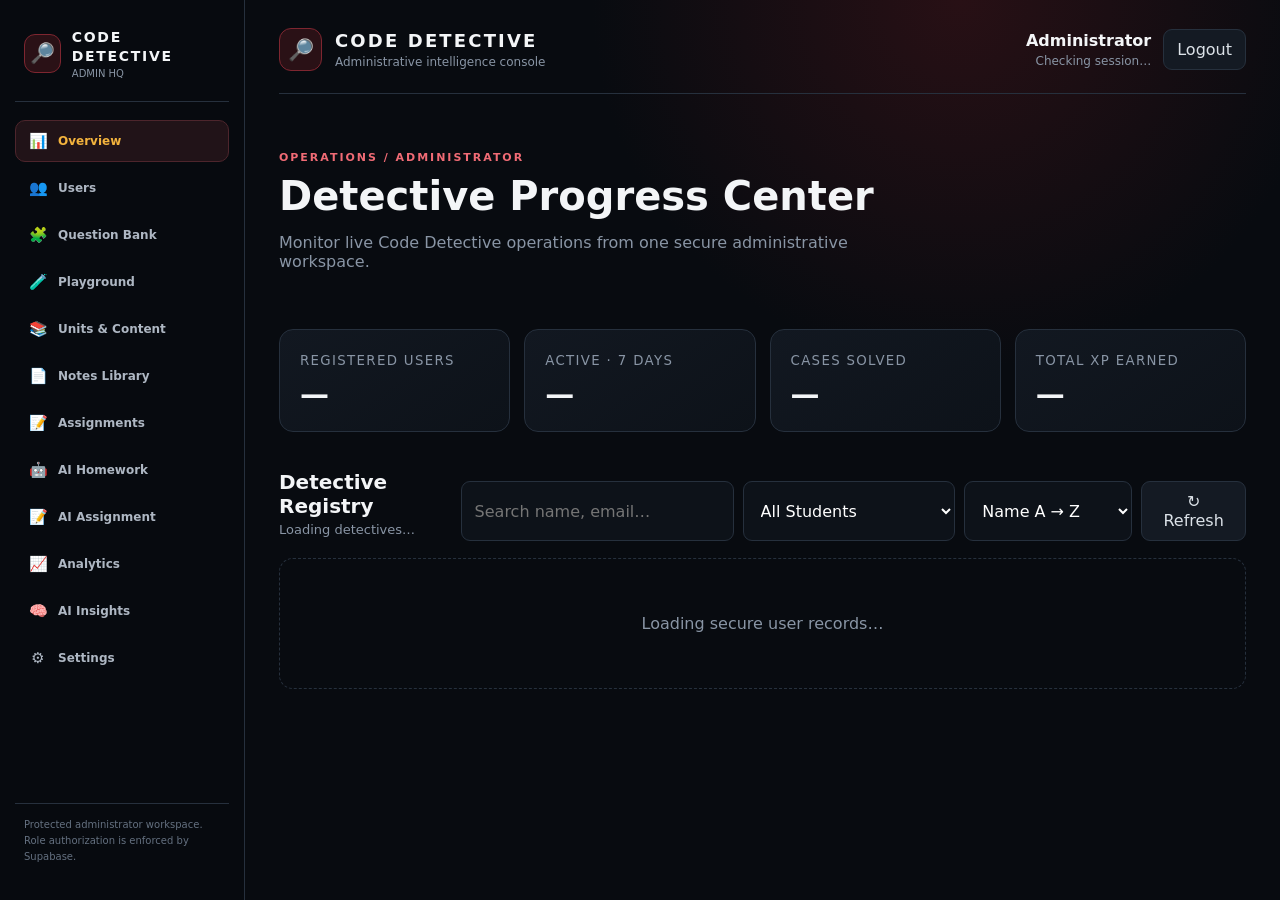
<file: admin.html>
<!doctype html>
<html lang="en">
<head>
<meta charset="UTF-8">
<meta name="viewport" content="width=device-width,initial-scale=1">
<title>Code Detective · Admin Dashboard</title>
<style>
:root{--bg:#080b10;--panel:#10151d;--panel2:#151c26;--line:#26303d;--text:#f3f5f7;--muted:#8995a5;--red:#e63946;--amber:#f3b33d;--green:#39d98a}
*{box-sizing:border-box}
html{scroll-behavior:smooth}
body{margin:0;background:radial-gradient(circle at 75% 0,#281015 0,transparent 28%),var(--bg);color:var(--text);font-family:Inter,ui-sans-serif,system-ui,-apple-system,Segoe UI,sans-serif}
body[data-theme="light"]{--bg:#f5f7fb;--panel:#fff;--panel2:#eef2f7;--line:#d8e2ee;--text:#142033;--muted:#64748b;--red:#ef4444;--amber:#f59e0b;--green:#10b981;background:radial-gradient(circle at 75% 0,#ffe8e0 0,transparent 28%),var(--bg)}
button,input,textarea,select{font:inherit}
.admin-layout{min-height:100vh;display:grid;grid-template-columns:245px minmax(0,1fr)}
.sidebar{position:sticky;top:0;height:100vh;padding:22px 15px;border-right:1px solid var(--line);background:rgba(8,11,16,.92);backdrop-filter:blur(14px);display:flex;flex-direction:column;z-index:10}
.side-brand{display:flex;align-items:center;gap:11px;padding:5px 9px 22px;border-bottom:1px solid var(--line)}
.side-mark{width:39px;height:39px;border:1px solid #7e2630;background:#2a1116;display:grid;place-items:center;border-radius:11px;font-size:20px}
.side-brand strong{font-size:14px;letter-spacing:.12em}.side-brand span{display:block;margin-top:3px;color:var(--muted);font-size:10px}
.side-nav{display:grid;gap:5px;padding-top:18px}
.side-nav button{width:100%;display:flex;align-items:center;gap:10px;text-align:left;border:1px solid transparent;border-radius:10px;padding:11px 12px;color:#aeb7c3;background:transparent;cursor:pointer;font-weight:700;font-size:12px}
.side-nav button:hover{background:#141a23;color:#fff}
.side-nav button.active{background:#211318;color:#f3b33d;border-color:#4d252c}
.side-nav .nav-icon{width:20px;text-align:center;font-size:15px}
.side-footer{margin-top:auto;padding:13px 9px;color:#647080;font-size:10px;line-height:1.6;border-top:1px solid var(--line)}
.shell{width:100%;max-width:none;margin:0;padding:28px 34px 60px;min-width:0}
.topbar{display:flex;justify-content:space-between;align-items:center;border-bottom:1px solid var(--line);padding-bottom:22px}
.brand{display:flex;align-items:center;gap:13px}.brand-mark{width:43px;height:43px;border:1px solid #7e2630;background:#2a1116;display:grid;place-items:center;border-radius:12px;font-size:21px}.brand h1{font-size:18px;letter-spacing:.12em;margin:0}.brand p,.admin-id p{margin:4px 0 0;color:var(--muted);font-size:12px}.admin-id{display:flex;gap:12px;align-items:center;text-align:right}.admin-id button,.ghost{background:#141a23;color:#dce2e8;border:1px solid var(--line);border-radius:9px;padding:10px 13px;cursor:pointer}
.hero{padding:52px 0 30px}.eyebrow{color:#f06b75;font-size:11px;font-weight:800;letter-spacing:.18em}.hero h2{font-size:40px;line-height:1.05;margin:10px 0}.hero p{color:var(--muted);max-width:650px}
.stats{display:grid;grid-template-columns:repeat(4,1fr);gap:14px;margin:12px 0 38px}.stat{background:linear-gradient(145deg,#121821,#0d1219);border:1px solid var(--line);border-radius:14px;padding:20px}.stat small{color:var(--muted);text-transform:uppercase;letter-spacing:.1em}.stat strong{display:block;font-size:29px;margin-top:8px}
.section-head{display:flex;justify-content:space-between;gap:20px;align-items:end;margin-bottom:17px}.section-head h3{font-size:20px;margin:0}.section-head p{margin:4px 0;color:var(--muted);font-size:13px}.tools{display:flex;gap:9px}.search{width:280px;background:#0d1219;border:1px solid var(--line);border-radius:9px;padding:10px 13px;color:white;outline:none}
.user-grid{display:grid;grid-template-columns:repeat(3,minmax(0,1fr));gap:14px}.user-card{text-align:left;color:inherit;background:linear-gradient(150deg,#121821,#0c1117);border:1px solid var(--line);border-radius:15px;padding:19px;cursor:pointer;transition:.18s}.user-card:hover{transform:translateY(-2px);border-color:#70414a;box-shadow:0 14px 35px #0007}.user-card.active-user{border-color:rgba(57,217,138,.5);background:linear-gradient(150deg,#0d2117,#0c1117)}.user-card.active-user:hover{border-color:rgba(57,217,138,.8);box-shadow:0 14px 35px rgba(57,217,138,.15)}.card-top{display:flex;align-items:center;gap:12px}.avatar{width:47px;height:47px;border-radius:12px;background:#211318;border:1px solid #5b2a31;display:grid;place-items:center;font-size:22px}.identity{min-width:0;flex:1}.identity h3{margin:0;font-size:16px}.identity p{margin:4px 0 0;color:var(--muted);white-space:nowrap;overflow:hidden;text-overflow:ellipsis;font-size:12px}.rank{font-size:10px;color:#efb2b7;border:1px solid #603039;background:#26161a;padding:5px 7px;border-radius:99px}.progress-line{display:flex;justify-content:space-between;color:var(--muted);font-size:12px;margin-top:22px}.progress-line strong{color:#e9edf2}.bar{height:6px;background:#242b34;border-radius:99px;overflow:hidden;margin:8px 0 17px}.bar i{height:100%;display:block;background:linear-gradient(90deg,#9e2531,#e63946);border-radius:99px}.card-metrics{display:flex;justify-content:space-between;border-top:1px solid #202833;padding-top:14px;color:var(--muted);font-size:10px}.card-metrics b{color:#fff;font-size:12px}.last-seen{margin-top:14px;color:#657080;font-size:10px}.status-badge{display:inline-flex;align-items:center;gap:5px;padding:3px 8px;border-radius:999px;font-size:9px;font-weight:800;text-transform:uppercase;letter-spacing:.08em}.status-badge.active{background:rgba(57,217,138,.15);color:#39d98a;border:1px solid rgba(57,217,138,.3)}.status-badge.inactive{background:rgba(137,149,165,.15);color:#8995a5;border:1px solid rgba(137,149,165,.3)}
.loading,.empty{grid-column:1/-1;text-align:center;padding:55px;color:var(--muted);border:1px dashed var(--line);border-radius:14px}.error,.case-error{color:#ff858e}
.overlay{position:fixed;inset:0;background:#000b;opacity:0;visibility:hidden;transition:.2s;z-index:20}.overlay.show{opacity:1;visibility:visible}.drawer{position:fixed;right:0;top:0;height:100vh;width:min(610px,94vw);background:#0d1218;border-left:1px solid var(--line);z-index:21;transform:translateX(100%);transition:.25s;overflow:auto}.drawer.open{transform:none}.drawer-head{position:sticky;top:0;background:#0d1218ed;backdrop-filter:blur(12px);display:flex;justify-content:space-between;padding:24px;border-bottom:1px solid var(--line);z-index:2}.profile-head{display:flex;gap:14px;align-items:center}.profile-head .avatar{width:54px;height:54px}.profile-head h2{margin:0;font-size:21px}.profile-head p{margin:5px 0 0;color:var(--muted);font-size:12px}.x{background:none;border:1px solid var(--line);color:white;width:38px;height:38px;border-radius:9px;cursor:pointer}.drawer-body{padding:25px}.detail-section{margin-bottom:30px}.detail-section h4{font-size:11px;color:#f06b75;letter-spacing:.16em;text-transform:uppercase;margin:0 0 12px}.detail-row{display:flex;justify-content:space-between;gap:25px;padding:12px 0;border-bottom:1px solid #1d2530;font-size:12px}.detail-row span{color:var(--muted)}.detail-row strong{text-align:right;overflow-wrap:anywhere}.case-row{display:flex;align-items:center;justify-content:space-between;padding:13px;border:1px solid #202936;background:#111821;border-radius:10px;margin-bottom:8px}.case-row>div{display:flex;gap:10px;align-items:center}.case-row small{display:block;color:var(--muted);margin-top:3px}.case-row b{font-size:11px;color:var(--green)}.case-icon{width:28px;height:28px;border-radius:50%;background:#133024;color:var(--green);display:grid;place-items:center}.small{padding:25px}.denied{min-height:100vh;display:grid;place-items:center;text-align:center;padding:30px}.denied>div{max-width:500px}.denied span{font-size:50px}.denied h1{font-size:30px}.denied p{color:var(--muted)}.denied a{display:inline-block;margin-top:12px;color:white;background:#9e2531;padding:11px 16px;border-radius:9px;text-decoration:none}
.admin-page-panel{margin-top:22px}.admin-catalog-grid{display:grid;grid-template-columns:repeat(2,minmax(0,1fr));gap:14px}.admin-catalog-card{background:linear-gradient(145deg,#121821,#0d1219);border:1px solid var(--line);border-radius:14px;padding:17px}.admin-catalog-card h3{margin:0 0 6px;font-size:16px}.admin-catalog-card p{margin:0;color:var(--muted);font-size:12px;line-height:1.6}.admin-table-wrap{overflow:auto;border:1px solid var(--line);border-radius:14px}.admin-table{width:100%;border-collapse:collapse;min-width:680px}.admin-table th,.admin-table td{padding:12px 13px;border-bottom:1px solid #202833;text-align:left;font-size:12px;vertical-align:top}.admin-table th{color:#aeb7c3;text-transform:uppercase;letter-spacing:.08em;font-size:10px;background:#111720}.admin-table td{color:#e7ebef}.admin-table tr:last-child td{border-bottom:0}.admin-pill{display:inline-flex;padding:4px 7px;border-radius:999px;background:#26161a;border:1px solid #603039;color:#efb2b7;font-size:10px;font-weight:800}.analytics-chart{display:grid;gap:8px}.analytics-row{display:grid;grid-template-columns:95px 1fr 50px;gap:10px;align-items:center;font-size:11px}.analytics-row .track{height:7px;background:#242b34;border-radius:99px;overflow:hidden}.analytics-row .track i{height:100%;display:block;background:linear-gradient(90deg,#9e2531,#f3b33d)}.settings-list{display:grid;gap:10px}.settings-item{display:flex;justify-content:space-between;gap:20px;align-items:center;border:1px solid var(--line);border-radius:12px;padding:14px;background:#111720}.settings-item strong{display:block;font-size:13px}.settings-item span{display:block;color:var(--muted);font-size:11px;margin-top:4px}.settings-item button{background:#141a23;color:#fff;border:1px solid var(--line);border-radius:8px;padding:8px 11px;cursor:pointer}.settings-item button:hover{border-color:#f3b33d;color:#f3b33d}
@media(max-width:1100px){.admin-layout{grid-template-columns:205px minmax(0,1fr)}.user-grid{grid-template-columns:repeat(2,1fr)}.stats{grid-template-columns:repeat(2,1fr)}}
@media(max-width:800px){.admin-layout{display:block}.sidebar{position:sticky;height:auto;padding:10px 12px;border-right:0;border-bottom:1px solid var(--line)}.side-brand{padding:3px 6px 10px;border-bottom:0}.side-nav{display:flex;overflow:auto;padding:7px 0 0;gap:5px}.side-nav button{width:auto;white-space:nowrap}.side-footer{display:none}.shell{padding:20px 16px 50px}.admin-catalog-grid{grid-template-columns:1fr}}
@media(max-width:650px){.user-grid{grid-template-columns:1fr}.hero h2{font-size:31px}.section-head{align-items:stretch;flex-direction:column}.tools,.search{width:100%}.stats{gap:9px}.stat{padding:15px}.admin-id>div{display:none}.card-metrics{gap:8px}.analytics-row{grid-template-columns:70px 1fr 35px}}
<style>

/* =========================================================
   ADMIN FORM SELECT / DIFFICULTY DROPDOWN FIX
   Keeps Easy / Medium / Hard readable in the native dropdown.
   ========================================================= */
.admin-form select,
.ai-generator select,
select[id$="-difficulty"],
select[id="broadcast-priority"],
select[id="broadcast-target"],
select[id="assignment-target"] {
  color: var(--text) !important;
  background-color: #10151d !important;
  border: 1px solid var(--line) !important;
  color-scheme: dark !important;
  appearance: auto;
  -webkit-appearance: auto;
}

.admin-form select option,
.ai-generator select option,
select[id$="-difficulty"] option,
select[id="broadcast-priority"] option,
select[id="broadcast-target"] option,
select[id="assignment-target"] option {
  background: #10151d !important;
  color: #f3f5f7 !important;
}

.admin-form select option:checked,
.ai-generator select option:checked,
select[id$="-difficulty"] option:checked {
  background: #243247 !important;
  color: #ffffff !important;
}

.admin-form select:focus,
.ai-generator select:focus,
select[id$="-difficulty"]:focus,
select[id="broadcast-priority"]:focus,
select[id="broadcast-target"]:focus,
select[id="assignment-target"]:focus {
  outline: none !important;
  border-color: rgba(245,185,66,.55) !important;
  box-shadow: 0 0 0 3px rgba(245,185,66,.08) !important;
}

</style>
  <script type="module" crossorigin src="/assets/admin-zsrzLIjK.js"></script>
  <link rel="modulepreload" crossorigin href="/assets/supabase-C0Bv1Tz9.js">
  <link rel="modulepreload" crossorigin href="/assets/ai-client-CUwLIU24.js">
  <link rel="modulepreload" crossorigin href="/assets/auth-utils-BqN8yWp4.js">
</head>
<body>
<div class="admin-layout">
  <aside class="sidebar" aria-label="Admin navigation">
    <div class="side-brand">
      <div class="side-mark">🔎</div>
      <div><strong>CODE DETECTIVE</strong><span>ADMIN HQ</span></div>
    </div>
    <nav class="side-nav" id="admin-nav">
      <button type="button" data-admin-route="dashboard" class="active"><span class="nav-icon">📊</span>Overview</button>
      <button type="button" data-admin-route="users"><span class="nav-icon">👥</span>Users</button>
      <button type="button" data-admin-route="questions"><span class="nav-icon">🧩</span>Question Bank</button>
      <button type="button" data-admin-route="playground"><span class="nav-icon">🧪</span>Playground</button>
      <button type="button" data-admin-route="units"><span class="nav-icon">📚</span>Units & Content</button>
      <button type="button" data-admin-route="notes"><span class="nav-icon">📄</span>Notes Library</button>
      <button type="button" data-admin-route="assignments"><span class="nav-icon">📝</span>Assignments</button>
      <button type="button" data-admin-route="ai-homework"><span class="nav-icon">🤖</span>AI Homework</button>
      <button type="button" data-admin-route="ai-assignment"><span class="nav-icon">📝</span>AI Assignment</button>
      <button type="button" data-admin-route="analytics"><span class="nav-icon">📈</span>Analytics</button>
      <button type="button" data-admin-route="ai-insights"><span class="nav-icon">🧠</span>AI Insights</button>
      <button type="button" data-admin-route="settings"><span class="nav-icon">⚙️</span>Settings</button>
    </nav>
    <div class="side-footer">Protected administrator workspace.<br>Role authorization is enforced by Supabase.</div>
  </aside>

  <main class="shell">
    <header class="topbar">
      <div class="brand"><div class="brand-mark">🔎</div><div><h1>CODE DETECTIVE</h1><p>Administrative intelligence console</p></div></div>
      <div class="admin-id"><div><strong>Administrator</strong><p id="adminEmail">Checking session…</p></div><button id="logout">Logout</button></div>
    </header>

    <section class="hero" id="admin-hero">
      <span class="eyebrow">OPERATIONS / ADMINISTRATOR</span>
      <h2>Detective Progress Center</h2>
      <p id="hero-description">Monitor live Code Detective operations from one secure administrative workspace.</p>
    </section>

    <section class="stats" id="admin-stats">
      <article class="stat"><small>Registered users</small><strong id="totalUsers">—</strong></article>
      <article class="stat"><small>Active · 7 days</small><strong id="activeUsers">—</strong></article>
      <article class="stat"><small>Cases solved</small><strong id="casesSolved">—</strong></article>
      <article class="stat"><small>Total XP earned</small><strong id="totalXp">—</strong></article>
    </section>

    <section id="user-registry-section">
      <div class="section-head">
        <div><h3>Detective Registry</h3><p id="resultCount">Loading detectives…</p></div>
        <div class="tools">
          <input id="search" class="search" type="search" placeholder="Search name, email…">
          <select id="statusFilter" class="search" style="width:auto;min-width:180px;">
            <option value="all">All Students</option>
            <option value="active">Active — Last 7 Days</option>
            <option value="inactive">Inactive — 7+ Days</option>
          </select>
          <select id="sortFilter" class="search" style="width:auto;min-width:160px;">
            <option value="name-asc">Name A → Z</option>
            <option value="name-desc">Name Z → A</option>
            <option value="recent">Recently Active</option>
            <option value="xp-desc">Highest XP</option>
            <option value="cases-desc">Most Cases</option>
          </select>
          <button id="refresh" class="ghost">↻ Refresh</button>
        </div>
      </div>
      <div id="loading" class="loading">Loading secure user records…</div>
      <div id="userGrid" class="user-grid" hidden></div>
    </section>
  </main>
</div>

<div id="overlay" class="overlay"></div>
<aside id="drawer" class="drawer">
  <div class="drawer-head"><div class="profile-head"><div id="detailAvatar" class="avatar">🕵️</div><div><h2 id="detailName">Detective</h2><p id="detailEmail">—</p></div></div><button id="closeDrawer" class="x">✕</button></div>
  <div class="drawer-body"><section class="detail-section"><h4>Account information</h4><div id="accountDetails"></div></section><section class="detail-section"><h4>Performance intelligence</h4><div id="performanceDetails"></div></section><section class="detail-section"><h4>Case history</h4><div id="caseList"></div></section></div>
</aside>

<!-- FCM / Supabase Edge Function routing fix: keep admin.js unchanged, but route
     the production push request to the deployed Supabase Edge Function instead of
     the Vite dev server path (/functions/v1/send-push). -->
<script>
(() => {
  const SUPABASE_PUSH_URL =
    'https://mbtwdhadyonlirainmxm.supabase.co/functions/v1/send-push';
  const nativeFetch = window.fetch.bind(window);

  window.fetch = function(input, init) {
    try {
      const rawUrl = typeof input === 'string' ? input : input?.url;
      if (rawUrl) {
        const url = new URL(rawUrl, window.location.href);
        const isLocalHost =
          url.hostname === 'localhost' ||
          url.hostname === '127.0.0.1' ||
          url.hostname === '0.0.0.0';
        const isSendPush = url.pathname.replace(/\/$/, '') === '/functions/v1/send-push';

        if (isLocalHost && isSendPush) {
          if (input instanceof Request && init == null) {
            return nativeFetch(new Request(SUPABASE_PUSH_URL, input));
          }
          return nativeFetch(SUPABASE_PUSH_URL, init);
        }
      }
    } catch (error) {
      console.warn('[Notifications] Push URL rewrite failed; using original request.', error);
    }
    return nativeFetch(input, init);
  };

  console.info('[Notifications] Production send-push endpoint configured.');
})();
</script>
</body>
</html>
</file>
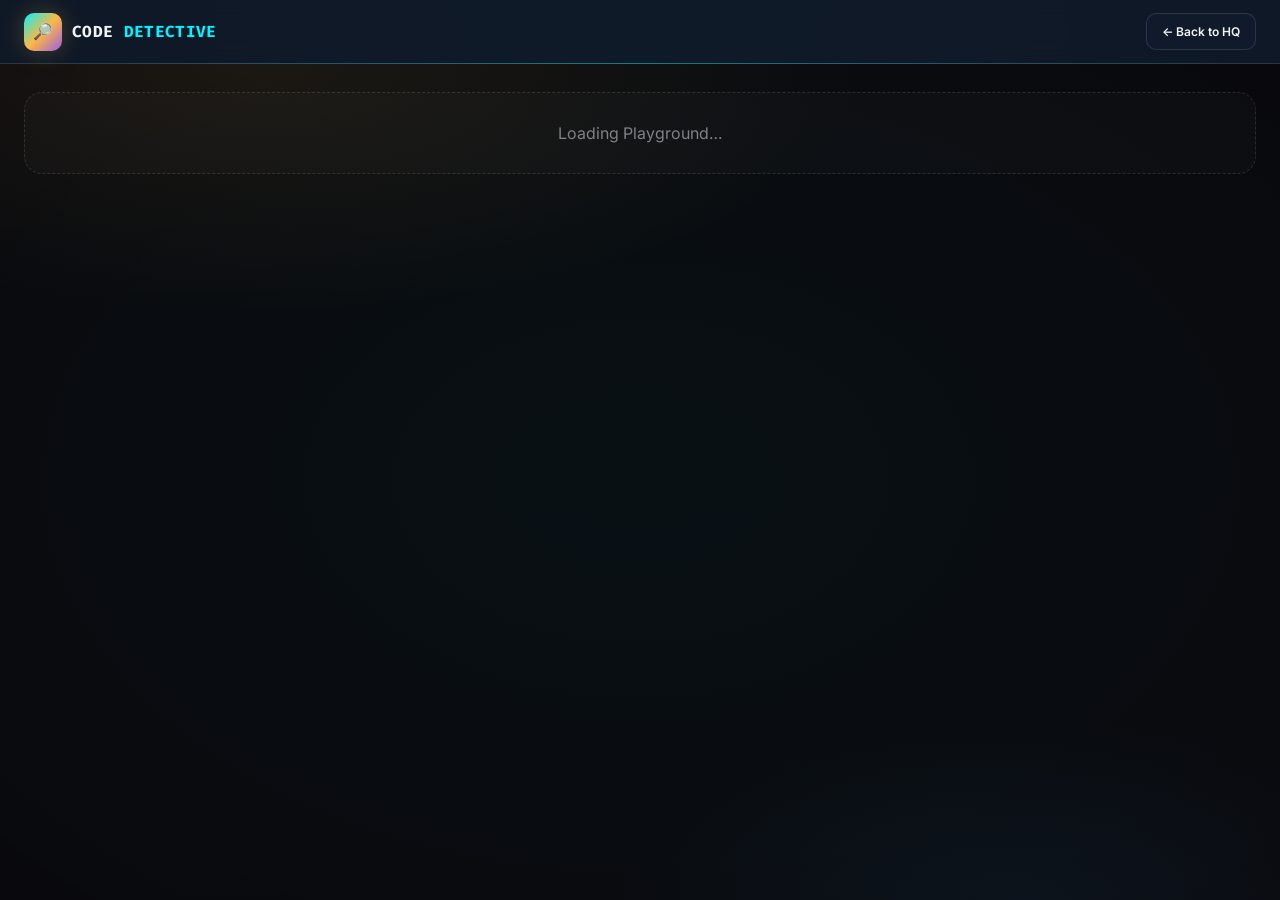
<file: playground.html>
<!doctype html>
<html lang="en">
<head>
<meta charset="utf-8">
<meta name="viewport" content="width=device-width,initial-scale=1">
<title>Code Detective · Playground</title>
<link rel="icon" href="./favicon.png">
<link rel="stylesheet" href="https://fonts.googleapis.com/css2?family=Fira+Code:wght@300;400;500;600;700&family=Inter:wght@300;400;500;600;700;800;900&display=swap">
<style>
:root{
--bg-primary:#09090D;--bg-secondary:#121D2E;--bg-surface:#0E1420;--surface-teal:#103142;
--border:rgba(255,255,255,.12);--border-hover:rgba(0,243,255,.35);--border-active:rgba(0,243,255,.55);
--border-success:rgba(0,255,136,.40);--border-error:rgba(255,46,99,.40);--border-purple:rgba(155,93,229,.40);
--text-primary:#F3F3F4;--text-secondary:#A0A9B5;--text-muted:#818185;--text-code:#F3F3F4;
--cyan:#00F3FF;--purple:#9B5DE5;--green:#00FF88;--amber:#FFB742;--crimson:#FF2E63;
--font-ui:'Inter',sans-serif;--font-code:'Fira Code',monospace;--bg-terminal:#09090D;
--surface-subtle:rgba(255,255,255,.045);--shadow-card:0 16px 50px rgba(0,0,0,.28);
--glow-cyan:0 0 20px rgba(0,243,255,.15);--glow-cyan-strong:0 0 30px rgba(0,243,255,.25);
--glow-green:0 0 25px rgba(0,255,136,.18);--glow-purple:0 0 25px rgba(155,93,229,.18);
--glow-crimson:0 0 25px rgba(255,46,99,.18);--radius-md:10px}

*{box-sizing:border-box}
html{scroll-behavior:smooth}
body{margin:0;background:radial-gradient(circle at 50% 0%,rgba(0,243,255,.05),transparent 45%),radial-gradient(circle at 100% 100%,rgba(16,49,66,.10),transparent 38%),var(--bg-primary);color:var(--text-primary);font-family:var(--font-ui);min-height:100vh;overflow-x:hidden}
body::before{content:'';position:fixed;inset:0;pointer-events:none;z-index:9999;background:repeating-linear-gradient(0deg,transparent,transparent 3px,rgba(0,243,255,.006) 3px,rgba(0,243,255,.006) 4px)}
.topbar{position:sticky;top:0;z-index:1000;height:64px;padding:0 24px;display:flex;align-items:center;justify-content:space-between;border-bottom:1px solid var(--border);background:rgba(18,29,46,.82);backdrop-filter:blur(20px)}
.topbar::after{content:'';position:absolute;left:0;right:0;bottom:-1px;height:1px;background:linear-gradient(90deg,transparent,var(--cyan),transparent);opacity:.35}
.topbar-actions{display:flex;gap:8px;align-items:center}
.btn{display:inline-flex;align-items:center;justify-content:center;gap:8px;padding:10px 15px;border-radius:10px;border:1px solid var(--border);background:var(--bg-secondary);color:var(--text-primary);font:600 12px var(--font-ui);text-decoration:none;cursor:pointer;transition:transform .2s ease,border-color .2s ease,box-shadow .2s ease,background .2s ease}
.btn:hover{transform:translateY(-2px);border-color:var(--border-hover);box-shadow:var(--glow-cyan)}
.btn-primary{background:var(--cyan);border-color:transparent;color:#071018;box-shadow:0 0 20px rgba(0,243,255,.20)}
.btn-primary:hover{background:#20f5ff}
.btn-ghost{background:rgba(18,29,46,.72)}
.badge{display:inline-flex;align-items:center;gap:5px;padding:4px 9px;border-radius:999px;font-size:10px;font-weight:700;letter-spacing:.05em;text-transform:uppercase}
.badge-cyan{background:rgba(0,243,255,.08);color:var(--cyan);border:1px solid rgba(0,243,255,.18)}
.badge-amber{background:rgba(255,183,66,.08);color:var(--amber);border:1px solid rgba(255,183,66,.18)}
.badge-green{background:rgba(0,255,136,.08);color:var(--green);border:1px solid rgba(0,255,136,.18)}
.badge-purple{background:rgba(155,93,229,.08);color:var(--purple);border:1px solid rgba(155,93,229,.18)}
.badge-crimson{background:rgba(255,46,99,.08);color:var(--crimson);border:1px solid rgba(255,46,99,.18)}
</style>
  <script type="module" crossorigin src="/assets/playground-BEDWfIYl.js"></script>
  <link rel="modulepreload" crossorigin href="/assets/supabase-C0Bv1Tz9.js">
  <link rel="stylesheet" crossorigin href="/assets/playground-E55EubL-.css">
</head>
<body>
<header class="topbar"><a class="playground-brand" href="./home.html"><span class="playground-brand-mark">🔎</span><span>CODE <span style="color:var(--cyan)">DETECTIVE</span></span></a><div class="topbar-actions"><a class="btn btn-ghost" href="./home.html">← Back to HQ</a></div></header>
<main class="playground-page" id="playground-root"><div class="playground-loading">Loading Playground…</div></main>
<script src="./wipro_playground.js"></script>
</body>
</html>
</file>
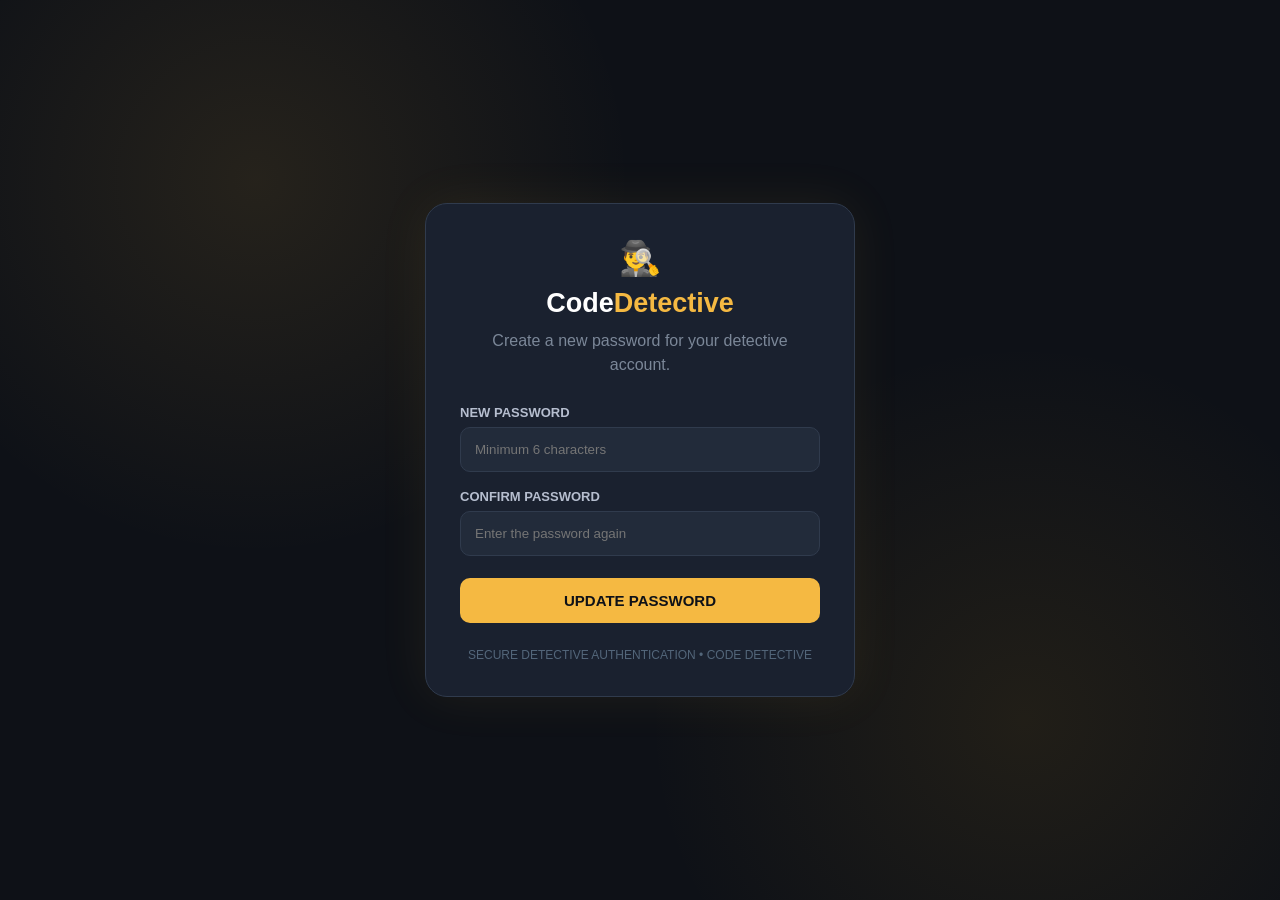
<file: reset-password.html>
<!doctype html>
<html lang="en">
<head>
  <meta charset="UTF-8">
  <meta name="viewport" content="width=device-width, initial-scale=1.0">
  <title>Code Detective | Reset Password</title>
  <style>
    *{box-sizing:border-box;margin:0;padding:0}
    body{min-height:100vh;display:flex;justify-content:center;align-items:center;padding:24px;font-family:Inter,Arial,sans-serif;color:#fff;background:radial-gradient(circle at 20% 20%,rgba(245,185,66,.10),transparent 30%),radial-gradient(circle at 80% 80%,rgba(201,146,28,.10),transparent 30%),#0E1117}
    .card{width:100%;max-width:430px;padding:34px;border:1px solid #303B4D;border-radius:22px;background:rgba(27,34,48,.96);box-shadow:0 0 50px rgba(245,185,66,.08)}
    .logo{text-align:center;font-size:34px;margin-bottom:10px}.brand{text-align:center;font-size:27px;font-weight:800}.gold{color:#F5B942}
    .subtitle{margin:10px 0 28px;text-align:center;color:#7B8798;line-height:1.5}
    .field{margin-bottom:17px}.field label{display:block;margin-bottom:7px;color:#B6BECF;font-size:13px;font-weight:700}
    input{width:100%;padding:14px;border:1px solid #303B4D;border-radius:10px;outline:none;color:#fff;background:#222B3A}
    input:focus{border-color:#F5B942;box-shadow:0 0 0 3px rgba(245,185,66,.10)}
    .submit{width:100%;margin-top:5px;padding:14px;border:0;border-radius:10px;cursor:pointer;color:#0E1117;background:#F5B942;font-size:15px;font-weight:900}
    .submit:disabled{opacity:.6;cursor:not-allowed}
    .message{display:none;margin-top:18px;padding:12px;border-radius:9px;font-size:13px;line-height:1.5}
    .message.error{display:block;color:#FF5D73;border:1px solid rgba(255,93,115,.25);background:rgba(255,93,115,.08)}
    .message.success{display:block;color:#38D39F;border:1px solid rgba(56,211,159,.25);background:rgba(56,211,159,.08)}
    .back{display:block;margin:16px auto 0;border:0;background:transparent;color:#8fa3b7;cursor:pointer;font:inherit;font-size:12px}
    .back:hover{color:#F5B942}
    .footer{margin-top:25px;text-align:center;color:#53667a;font-size:12px}
    .hidden{display:none!important}
  </style>
  <script type="module" crossorigin src="/assets/resetPassword-DokIFscX.js"></script>
  <link rel="modulepreload" crossorigin href="/assets/supabase-C0Bv1Tz9.js">
</head>
<body>
  <main class="card">
    <div class="logo">🕵️‍♂️</div>
    <div class="brand">Code<span class="gold">Detective</span></div>
    <p class="subtitle">Create a new password for your detective account.</p>

    <form id="resetForm">
      <div class="field">
        <label for="newPassword">NEW PASSWORD</label>
        <input id="newPassword" type="password" minlength="6" autocomplete="new-password" placeholder="Minimum 6 characters" required>
      </div>
      <div class="field">
        <label for="confirmPassword">CONFIRM PASSWORD</label>
        <input id="confirmPassword" type="password" minlength="6" autocomplete="new-password" placeholder="Enter the password again" required>
      </div>
      <button id="resetBtn" class="submit" type="submit">UPDATE PASSWORD</button>
    </form>

    <div id="message" class="message" role="status" aria-live="polite"></div>
    <button id="backToLogin" class="back hidden" type="button">← Return to login</button>
    <div class="footer">SECURE DETECTIVE AUTHENTICATION • CODE DETECTIVE</div>
  </main>
</body>
</html>
</file>
<file: assets/playground-E55EubL-.css>
.playground-page{min-height:calc(100vh - 64px);padding:28px 24px 70px;max-width:1280px;margin:0 auto;background:radial-gradient(ellipse 80% 50% at 20% 0%,rgba(245,185,66,.08),transparent 60%),radial-gradient(ellipse 60% 40% at 80% 100%,rgba(79,169,255,.06),transparent 55%),radial-gradient(ellipse 100% 100% at 50% 50%,rgba(0,243,255,.03),transparent 70%),var(--bg-primary)}.playground-nav{display:flex;align-items:center;justify-content:space-between;gap:14px;margin-bottom:24px}.playground-brand{display:flex;align-items:center;gap:10px;color:var(--text-primary);text-decoration:none;font-family:var(--font-code);font-weight:800;letter-spacing:.02em}.playground-brand-mark{width:38px;height:38px;border-radius:10px;display:grid;place-items:center;background:linear-gradient(135deg,var(--cyan),var(--amber),var(--purple));box-shadow:0 0 25px #f5b94240;animation:brand-pulse 4s ease-in-out infinite}@keyframes brand-pulse{0%,to{box-shadow:0 0 25px #f5b94240}50%{box-shadow:0 0 35px #f5b94266,0 0 50px #4fa9ff33}}.playground-hero,.playground-panel{border:1px solid var(--border);border-radius:24px;background:linear-gradient(145deg,#ffffff0d,#ffffff04);box-shadow:var(--shadow-card),0 0 40px #f5b94208;overflow:hidden}.playground-hero{padding:34px;margin-bottom:18px;position:relative}.playground-hero:before{content:"";position:absolute;top:0;left:0;right:0;height:2px;background:linear-gradient(90deg,transparent,var(--amber),var(--cyan),var(--purple),transparent);opacity:.6}.playground-hero:after{content:"";position:absolute;inset:auto -10% -70px 35%;height:180px;background:radial-gradient(circle,rgba(245,185,66,.1),transparent 65%);pointer-events:none}.playground-eyebrow,.playground-kicker{font:700 11px/1 var(--font-code);letter-spacing:.18em;text-transform:uppercase;color:var(--amber)}.playground-title{font-size:clamp(30px,5vw,54px);line-height:1.05;margin:10px 0 12px;letter-spacing:-.04em;background:linear-gradient(135deg,var(--text-primary),var(--amber),var(--cyan));-webkit-background-clip:text;background-clip:text;-webkit-text-fill-color:transparent}.playground-subtitle{max-width:760px;color:var(--text-secondary);font-size:14px;line-height:1.7}.playground-toolbar{display:flex;align-items:center;justify-content:space-between;gap:12px;margin:0 0 18px;flex-wrap:wrap}.playground-toolbar-left{display:flex;gap:8px;align-items:center;flex-wrap:wrap}.playground-filter{border:1px solid var(--border);background:var(--surface-subtle);color:var(--text-primary);border-radius:999px;padding:8px 12px;font:600 11px var(--font-ui)}.playground-grid{display:grid;grid-template-columns:repeat(3,minmax(0,1fr));gap:16px}.playground-card{position:relative;display:flex;flex-direction:column;min-height:205px;padding:20px;border:1px solid var(--border);border-radius:20px;background:linear-gradient(145deg,#ffffff0d,#ffffff04);color:inherit;text-align:left;cursor:pointer;transition:transform .22s ease,border-color .22s ease,box-shadow .22s ease,background .22s ease}.playground-card:before{content:"";position:absolute;top:0;left:0;right:0;height:2px;background:linear-gradient(90deg,var(--amber),var(--cyan));opacity:0}.playground-card:hover{transform:translateY(-5px);border-color:#f5b94266;box-shadow:0 20px 50px #0000004d,0 0 30px #f5b9421a;background:linear-gradient(145deg,#ffffff14,#ffffff08)}.playground-card:hover:before{opacity:1}.playground-card:focus-visible{outline:2px solid var(--amber);outline-offset:3px}.playground-card-top,.playground-card-meta,.challenge-meta{display:flex;align-items:center;justify-content:space-between;gap:8px;flex-wrap:wrap}.playground-card-number{font:700 10px var(--font-code);letter-spacing:.12em;color:var(--text-muted);text-transform:uppercase}.playground-card h2{font-size:17px;margin:16px 0 9px;line-height:1.35;color:var(--text-primary)}.playground-card p{font-size:12px;color:var(--text-muted);line-height:1.65;margin:0;display:-webkit-box;-webkit-line-clamp:3;-webkit-box-orient:vertical;overflow:hidden}.playground-card-meta{margin-top:auto;padding-top:17px;justify-content:flex-start}.playground-loading,.playground-empty{padding:30px;text-align:center;color:var(--text-muted);border:1px dashed var(--border);border-radius:18px;background:#ffffff05}.playground-stack{display:grid;grid-template-columns:minmax(0,1.55fr) minmax(340px,.85fr);gap:18px;align-items:stretch}.challenge-hero{padding:30px;grid-column:1 / -1;background:linear-gradient(145deg,#ffffff0d,#ffffff04);border:1px solid var(--border);border-radius:24px;position:relative;overflow:hidden}.challenge-hero:before{content:"";position:absolute;top:0;left:0;right:0;height:3px;background:linear-gradient(90deg,var(--amber),var(--cyan),var(--purple));opacity:.7}.challenge-header{display:flex;justify-content:space-between;align-items:flex-start;gap:20px;flex-wrap:wrap}.challenge-header h1{font-size:clamp(28px,4vw,44px);line-height:1.1;margin:8px 0 10px;letter-spacing:-.035em;background:linear-gradient(135deg,var(--text-primary),var(--amber));-webkit-background-clip:text;background-clip:text;-webkit-text-fill-color:transparent}.challenge-question{font-size:16px;line-height:1.75;color:var(--text-primary);max-width:920px}.challenge-mission{margin-top:18px;padding:13px 15px;border:1px solid rgba(245,185,66,.2);border-radius:14px;background:linear-gradient(135deg,#f5b94214,#4fa9ff0d);color:var(--text-secondary);font-size:12px}.challenge-mission strong{color:var(--amber)}.challenge-layout{display:grid;gap:18px}.whiteboard-panel{padding:18px}.whiteboard-head,.tray-head,.solution-head{display:flex;justify-content:space-between;align-items:center;gap:12px;flex-wrap:wrap;margin-bottom:12px}.whiteboard-title,.tray-title{font-size:15px;font-weight:800;color:var(--text-primary)}.whiteboard-subtitle,.tray-subtitle{font-size:11px;color:var(--text-muted);margin-top:3px}.whiteboard{position:relative;min-height:480px;border:1px solid rgba(245,185,66,.18);border-radius:20px;overflow:auto;background-color:var(--bg-secondary);background-image:radial-gradient(rgba(245,185,66,.08) 1px,transparent 1px),radial-gradient(rgba(79,169,255,.05) 1px,transparent 1px);background-size:24px 24px,36px 36px;background-position:0 0,12px 12px;box-shadow:inset 0 0 60px #f5b9420a,inset 0 0 100px #4fa9ff05}.whiteboard.is-over{border-color:#f5b94280;box-shadow:inset 0 0 60px #f5b94214,0 0 30px #f5b94214}.whiteboard-slots{position:relative;inset:auto;display:grid;grid-template-columns:1fr;grid-auto-rows:minmax(58px,auto);align-content:start;gap:9px;padding:16px;min-height:100%;pointer-events:auto}.board-slot{min-width:0;min-height:58px;border:1px dashed rgba(123,135,152,.36);border-radius:13px;background:#ffffff05;display:flex;align-items:stretch;padding:0;color:var(--text-muted);font:500 11px var(--font-code);transition:border-color .16s ease,background .16s ease,transform .16s ease}.board-slot.filled{border-style:solid;border-color:#f5b9424d;background:linear-gradient(145deg,#f5b9420f,#4fa9ff08)}.board-slot.drop-target{border-color:#f5b942cc;background:linear-gradient(145deg,#f5b9421f,#4fa9ff0f);transform:scale(1.005)}.board-slot.wrong-target{border-color:#ff2e637a;background:#ff2e630e}.board-slot-placeholder{display:flex;align-items:center;width:100%;min-height:58px;padding:7px 10px;color:var(--text-muted);background:linear-gradient(90deg,transparent,rgba(245,185,66,.03),transparent)}.board-piece-layer{display:none}.puzzle-piece{position:relative;z-index:2;width:100%;min-width:0;min-height:58px;height:auto;padding:12px 14px;border:1px solid rgba(245,185,66,.22);border-radius:13px;background:linear-gradient(145deg,#132230fa,#0d121bfa);box-shadow:0 8px 20px #00000038,0 0 20px #f5b94208;color:var(--text-code);font:600 12px/1.5 var(--font-code);white-space:pre-wrap;overflow-wrap:anywhere;word-break:break-word;display:flex;align-items:center;cursor:grab;touch-action:none;user-select:none;-webkit-user-select:none;transition:transform .18s ease,border-color .18s ease,box-shadow .18s ease,opacity .18s ease}.puzzle-piece:before{content:"🧩";position:absolute;left:-7px;top:50%;transform:translateY(-50%);font-size:12px;filter:saturate(.8);opacity:.8}.puzzle-piece:hover{transform:translateY(-2px);border-color:#f5b94280;box-shadow:0 12px 28px #00000059,0 0 20px #f5b9421a}.puzzle-piece.dragging{position:fixed!important;width:auto;min-width:180px;max-width:min(680px,calc(100vw - 24px));height:auto!important;z-index:9999;cursor:grabbing;transform:rotate(1deg) scale(1.02);box-shadow:0 20px 50px #f5b94240;pointer-events:none}.puzzle-piece.locked{cursor:grab;border-color:#0f86;background:linear-gradient(145deg,#00ff881a,#0d1916fa);box-shadow:0 0 20px #00ff881a,0 8px 25px #00000040}.puzzle-piece.wrong{animation:puzzle-shake .24s ease;border-color:#ff2e6399;box-shadow:0 0 20px #ff2e6326}@keyframes puzzle-shake{25%{transform:translate(-4px)}75%{transform:translate(4px)}}.component-tray{padding:18px;min-height:0}.tray-pieces{display:grid;grid-template-columns:repeat(3,minmax(0,1fr));gap:10px;min-height:0;overflow-y:auto;overflow-x:hidden;overscroll-behavior:contain;scrollbar-width:thin}.tray-pieces .puzzle-piece{min-height:62px;height:auto}.tray-pieces .puzzle-piece.locked{display:none}.challenge-actions{display:flex;align-items:center;justify-content:flex-end;gap:10px;flex-wrap:wrap;margin-top:14px;min-height:44px}.solution-status{min-height:20px;font-size:12px;line-height:1.5;color:var(--text-muted);margin-right:auto}.solution-status.success{color:var(--green)}.solution-status.error{color:var(--crimson)}.success-panel{display:none;margin-top:14px;padding:18px;border:1px solid rgba(0,255,136,.24);border-radius:18px;background:linear-gradient(145deg,#00ff8814,#f5b9420a);animation:fade-in-up .3s ease both}.success-panel.visible{display:block}.success-panel h2{margin:0 0 5px;font-size:22px;background:linear-gradient(135deg,var(--green),var(--amber));-webkit-background-clip:text;background-clip:text;-webkit-text-fill-color:transparent}.success-panel p{color:var(--text-secondary);font-size:12px}.success-actions{display:flex;gap:9px;flex-wrap:wrap;margin-top:13px}.code-preview{display:none;margin-top:14px;border:1px solid var(--border);border-radius:16px;overflow:hidden;background:var(--bg-terminal)}.code-preview.visible{display:block}.code-preview-head{padding:10px 13px;border-bottom:1px solid var(--border);font:700 10px var(--font-code);color:var(--text-muted);text-transform:uppercase;letter-spacing:.12em}.code-preview pre{margin:0;padding:16px;overflow:auto;font:500 12px/1.7 var(--font-code);color:var(--text-code)}.challenge-error{padding:30px;text-align:center}.challenge-error h1{font-size:28px;margin-bottom:8px}.challenge-error p{color:var(--text-muted);font-size:13px}.whiteboard-panel,.component-tray{min-width:0;height:100%}.whiteboard-panel,.component-tray{display:flex;flex-direction:column}@media(min-width:1001px){.playground-stack{grid-template-columns:minmax(0,1.55fr) minmax(320px,.85fr);align-items:stretch}.whiteboard{min-height:610px;max-height:calc(100vh - 250px)}.whiteboard-slots{padding:16px;gap:9px}.component-tray{min-height:0}.component-tray .tray-pieces{grid-template-columns:1fr;overflow-y:auto;overflow-x:hidden;max-height:calc(100vh - 300px);min-height:220px;padding:2px 6px 8px 2px;align-content:start}.component-tray .tray-pieces .puzzle-piece{width:100%;min-height:62px;flex:none}}@media(min-width:681px)and (max-width:1000px){.playground-grid{grid-template-columns:repeat(2,minmax(0,1fr))}.playground-stack{grid-template-columns:1fr}.challenge-hero{grid-column:1}.component-tray{height:auto;min-height:0}.tray-pieces{grid-template-columns:repeat(2,minmax(0,1fr));max-height:420px;overflow-y:auto;padding-right:4px}.whiteboard{min-height:610px}}@media(max-width:680px){.playground-page{padding:18px 10px 44px}.playground-hero,.challenge-hero{padding:20px}.playground-grid{grid-template-columns:1fr}.playground-stack{grid-template-columns:1fr;gap:12px}.challenge-hero{grid-column:1}.challenge-header{gap:12px}.challenge-meta{justify-content:flex-start}.challenge-question{font-size:14px}.whiteboard-panel,.component-tray{padding:14px}.whiteboard{min-height:420px;max-height:none;overflow:auto}.whiteboard-slots{padding:10px;gap:7px}.board-slot{min-height:58px}.board-slot-placeholder{min-height:58px;padding:7px 9px;font-size:10px}.puzzle-piece{min-height:58px;padding:10px 12px;font-size:11px;line-height:1.5}.puzzle-piece.dragging{min-width:0;max-width:calc(100vw - 24px)}.tray-pieces{grid-template-columns:1fr;gap:8px;max-height:none;overflow:visible;min-height:0}.tray-pieces .puzzle-piece{width:100%;min-height:58px;padding:10px 12px;font-size:11px}.challenge-actions{justify-content:stretch;gap:8px}.challenge-actions .btn{flex:1;min-height:44px;justify-content:center}.solution-status{width:100%;margin-right:0;min-height:34px}.success-actions{flex-direction:column}.success-actions .btn{width:100%;min-height:44px}}.puzzle-piece,.board-piece-layer .puzzle-piece{touch-action:none;-webkit-user-select:none;user-select:none}.board-piece-layer .puzzle-piece{display:flex;align-items:center;overflow:hidden}.puzzle-piece.wrong-persistent{border-color:#ff2e638c;box-shadow:0 0 0 1px #ff2e631f,0 8px 22px #ff2e631a}.whiteboard.edit-mode{border-color:#ffb70061;box-shadow:inset 0 0 50px #ffb7000b,0 0 24px #ffb7000d}.whiteboard.executing{overflow:hidden;border-color:#f5b94266;box-shadow:inset 0 0 80px #f5b9420f,0 0 40px #f5b94214;background-image:radial-gradient(rgba(245,185,66,.1) 1px,transparent 1px),radial-gradient(rgba(79,169,255,.06) 1px,transparent 1px);background-size:24px 24px,36px 36px;background-position:0 0,12px 12px}.whiteboard.executing .whiteboard-slots{display:none}.execution-view{display:none;position:absolute;inset:0;z-index:10;padding:0;overflow:auto;background:linear-gradient(145deg,#050a0ffa,#0a1218fa);animation:execution-enter .55s cubic-bezier(.2,.75,.2,1) both}.whiteboard.executing .execution-view{display:block}.execution-shell{min-height:100%;display:flex;flex-direction:column}.execution-topbar{height:48px;display:flex;align-items:center;justify-content:space-between;gap:12px;padding:0 16px;border-bottom:1px solid rgba(245,185,66,.18);background:linear-gradient(90deg,#00000040,#f5b94208);font:700 10px var(--font-code);letter-spacing:.12em}.execution-brand{display:flex;align-items:center;gap:9px;color:var(--text-secondary)}.execution-dot{width:8px;height:8px;border-radius:50%;background:linear-gradient(135deg,var(--green),var(--cyan));box-shadow:0 0 15px var(--green);animation:runtime-pulse 1.2s ease-in-out infinite}.execution-state{padding:5px 9px;border:1px solid rgba(245,185,66,.3);border-radius:999px;color:var(--amber);background:#f5b94214;font-size:9px}.execution-state.running{color:var(--cyan);border-color:#00f3ff4d;background:#00f3ff12;animation:state-pulse 1s ease-in-out infinite}.execution-state.success{color:var(--green);border-color:#00ff884d;background:#00ff8814}.execution-body{display:grid;grid-template-columns:minmax(0,1.25fr) minmax(250px,.75fr);gap:12px;padding:14px;flex:1;min-height:0}.execution-code,.execution-console{border:1px solid var(--border);border-radius:14px;overflow:auto;background:linear-gradient(145deg,#00000047,#f5b94205);box-shadow:inset 0 0 30px #f5b94208}.execution-code{padding:10px 0;min-height:260px}.exec-line{display:grid;grid-template-columns:40px minmax(0,1fr);gap:8px;padding:5px 13px;font:500 11px/1.65 var(--font-code);color:#9aa6b8;opacity:.58;transform:translate(8px);transition:background .15s ease,color .15s ease,opacity .15s ease,transform .2s ease}.exec-line.active{color:var(--text-primary);background:#f5b9421f;opacity:1;transform:translate(0);box-shadow:inset 2px 0 var(--amber)}.exec-line.executed{opacity:.78;transform:translate(0)}.exec-ln{color:#4f6074;text-align:right;-webkit-user-select:none;user-select:none}.execution-console{display:flex;flex-direction:column;min-height:260px}.console-head{height:38px;display:flex;align-items:center;justify-content:space-between;padding:0 12px;border-bottom:1px solid var(--border);font:700 9px var(--font-code);letter-spacing:.13em;color:var(--text-muted);background:#f5b94208}.console-head span:first-child{color:var(--green)}#execution-output{flex:1;margin:0;padding:15px;color:var(--green);font:600 13px/1.8 var(--font-code);white-space:pre-wrap;overflow:auto;text-shadow:0 0 12px rgba(0,255,136,.18)}.output-line{animation:output-type .35s cubic-bezier(.2,.8,.2,1) both}.output-line:before{content:"> ";color:var(--amber)}.execution-footer{padding:9px 14px;border-top:1px solid rgba(245,185,66,.15);font:500 10px var(--font-code);color:var(--text-muted);background:#f5b94205}.execution-complete .execution-dot{animation:none;box-shadow:0 0 20px var(--green)}.solution-status.executing{color:var(--amber)}.success-panel.visible{animation:success-rise .45s cubic-bezier(.2,.8,.2,1) both}@keyframes execution-enter{0%{opacity:0;transform:scale(.985);filter:blur(4px)}to{opacity:1;transform:scale(1);filter:blur(0)}}@keyframes runtime-pulse{0%,to{opacity:.45;transform:scale(.8)}50%{opacity:1;transform:scale(1.15)}}@keyframes state-pulse{0%,to{box-shadow:0 0 #00f3ff00}50%{box-shadow:0 0 16px #00f3ff1f}}@keyframes output-type{0%{opacity:0;transform:translateY(5px);filter:blur(2px)}to{opacity:1;transform:translateY(0);filter:blur(0)}}@keyframes success-rise{0%{opacity:0;transform:translateY(8px)}to{opacity:1;transform:translateY(0)}}@media(max-width:780px){.execution-body{grid-template-columns:1fr;grid-template-rows:minmax(190px,1fr) minmax(150px,.65fr)}.execution-code,.execution-console{min-height:0}.execution-topbar{padding:0 11px}.exec-line{font-size:10px;grid-template-columns:32px minmax(0,1fr);padding:4px 9px}#execution-output{font-size:12px;padding:12px}}@media(prefers-reduced-motion:reduce){.execution-view,.exec-line,.output-line,.success-panel.visible{animation:none!important;transition:none!important}}
</file>
